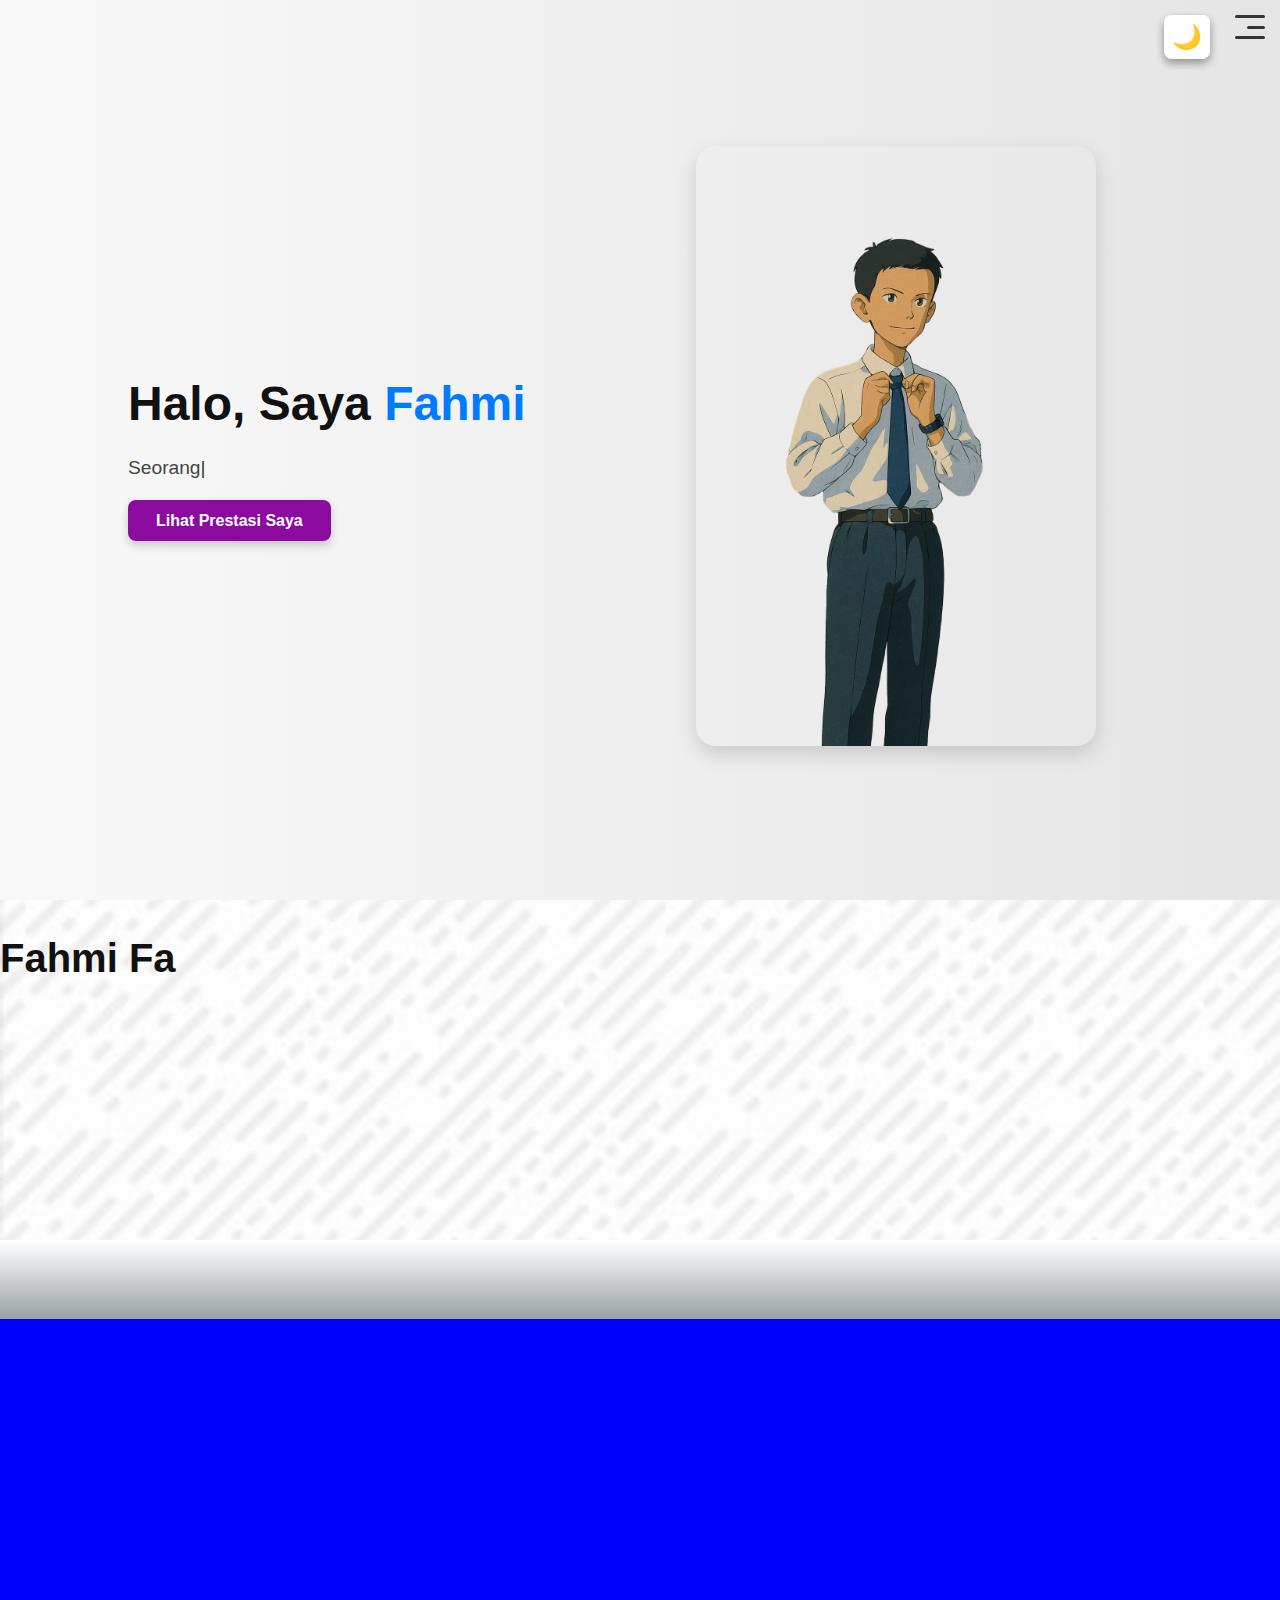
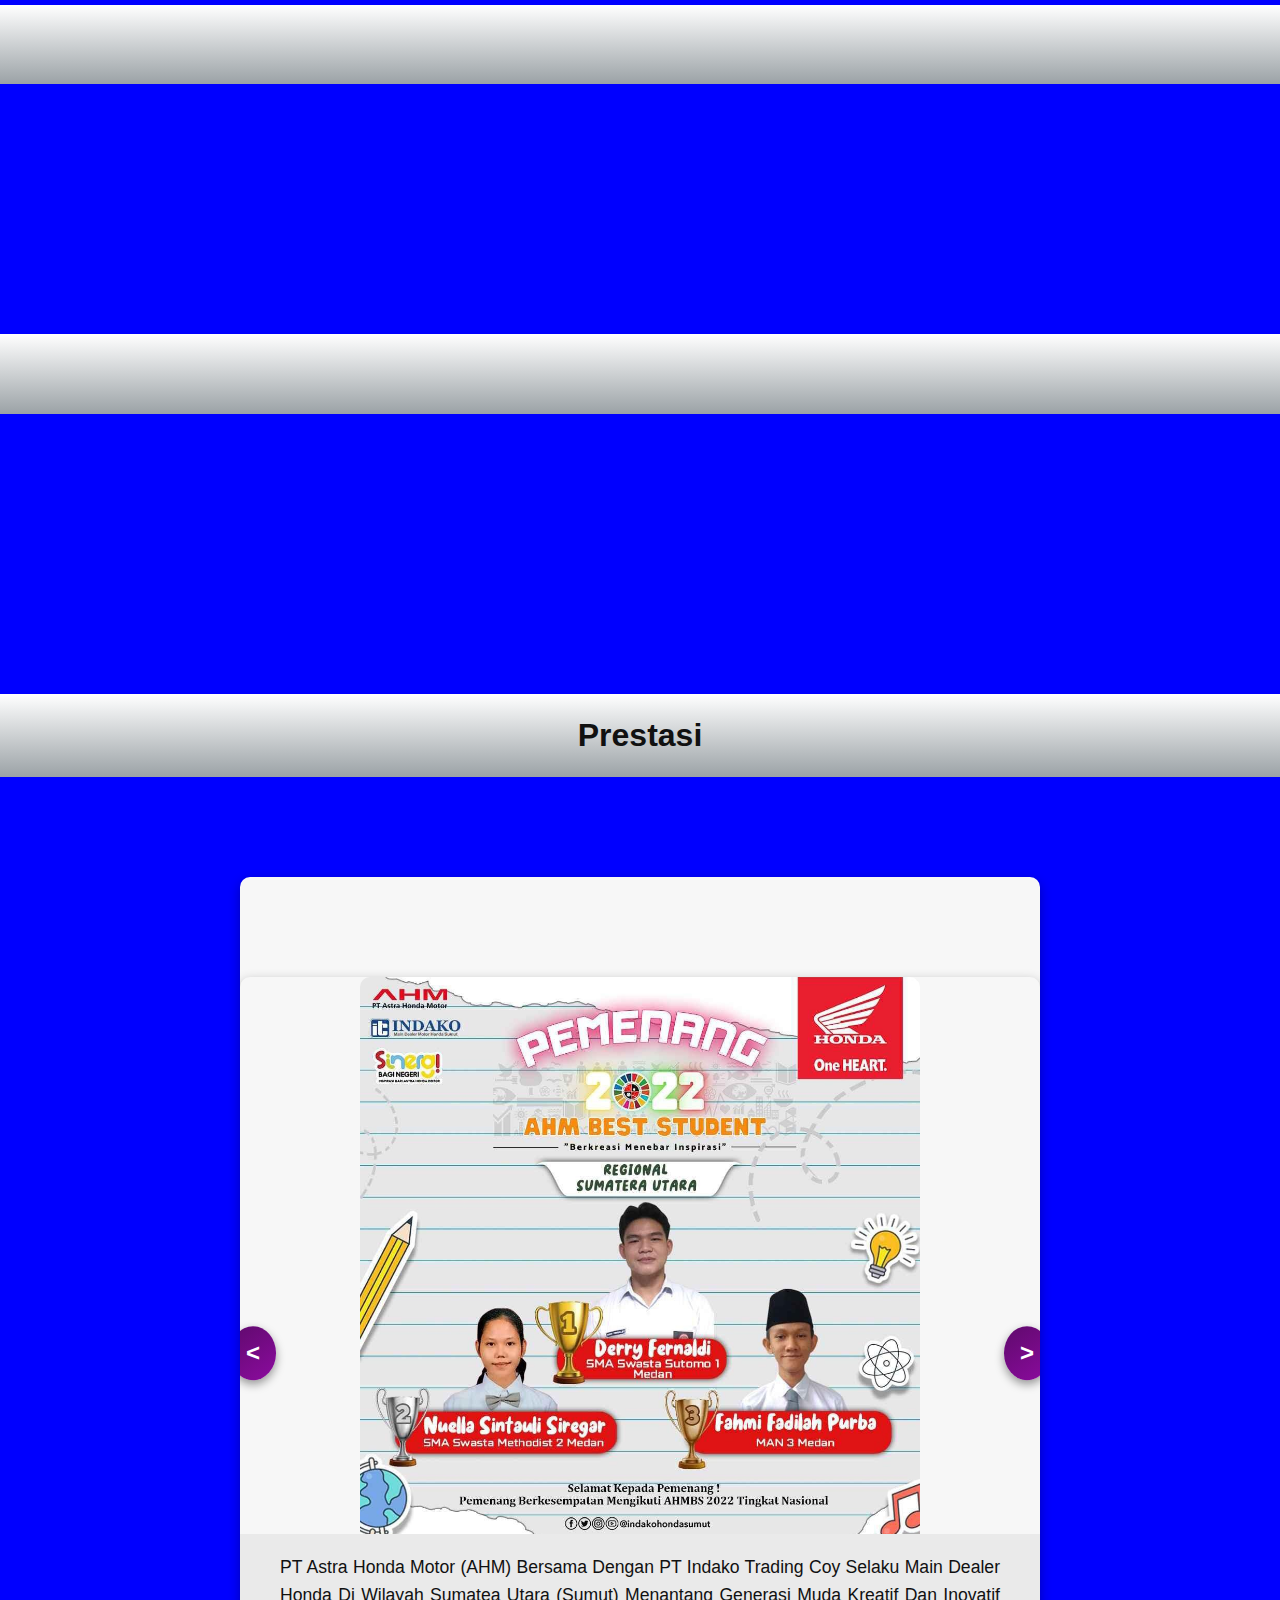
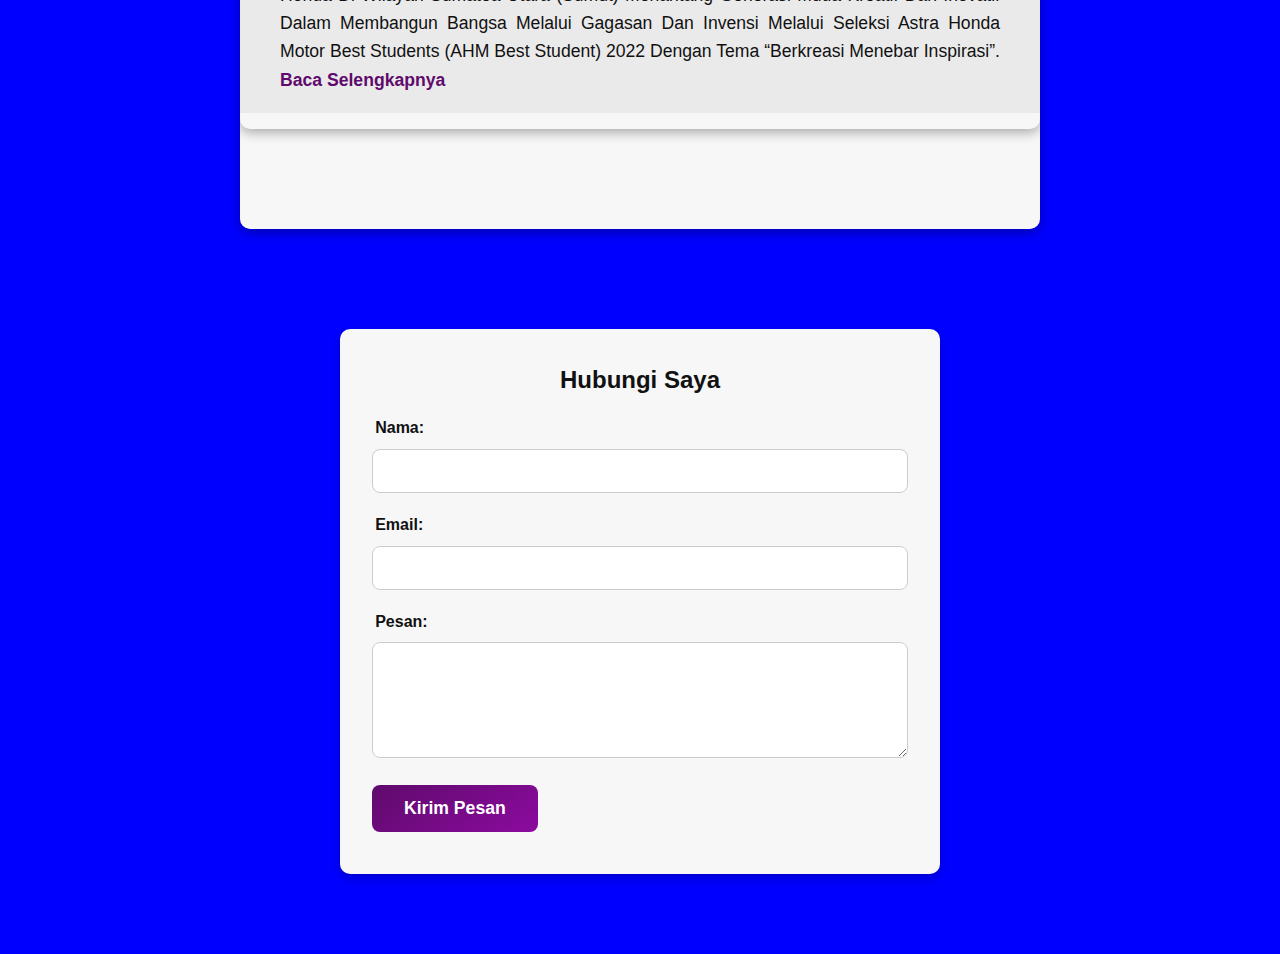
<file: index.html>
<!DOCTYPE html>
<html lang="en">
<head>
  <meta charset="UTF-8">
  <meta name="viewport" content="width=device-width, initial-scale=1.0">
  <title>Personal Branding</title>
  <link rel="stylesheet" href="style.css">
  <!-- AOS CSS -->
  <link href="https://unpkg.com/aos@2.3.1/dist/aos.css" rel="stylesheet">
</head>

<body>
  <div id="nav-container"></div>
  
  <section class="landing">
    <div class="landing-text">
      
      <h1 id="typed-text">Halo, Saya<span class="highlight"> Fahmi</span></h1>

     
      <p class="subtitle" id="typing-loop">Seorang Junior Engineer & Web Developer 🚀</p>
  

      <a href="#slideContainer" class="cta-btn">Lihat Prestasi Saya</a>
    </div>
    <div class="landing-image">
      <img src="hero-fahmi.webp" alt="Foto Fahmi" />
    </div>
  </section>
  
  <br>
  <h2 class="nama" id="typing"></h2>
  <button id="themeToggle" class="theme-toggle">🌙</button>

  <!-- Perkenalan -->
  <div class="perkenalan-container" data-aos="fade-up">
    <p class="text">
      Hello, I am a junior engineer focused on development in the robotics field. My expertise lies in designing and implementing technical solutions for complex robotics systems. I have experience in using programming languages ​​specific to robotics, such as <b><i>Python</i></b> or <b><i>C++</i></b>, as well as a deep understanding of robotics frameworks such as ROS (Robot Operating System).
    </p>
    <img src="foto_fahmi.jpg" alt="Fahmi Fadilah Purba" class="foto-bulat">
  </div>

  <!-- Pendidikan -->
  <div class="full-bleed education-bg">
    <h2 class="section-header" data-aos="fade-up">Education</h2>
  </div>

  <div class="pendidikan" data-aos="fade-left">
    <img src="foto-pendidikan.jpg" alt="fasilitas UMSU" class="lab">
    <p class="text-pendidikan">I studied at the University of Muhammadiyah North Sumatra (UMSU), majoring in Information Technology. During my studies, I studied various important aspects of technology, from programming, computer networks, system security, to artificial intelligence and embedded systems. My main focus was on the development of Internet of Things (IoT) and robotics-based systems, where I actively participated in various practical projects and research that deepened my understanding of the application of technology in real life.

        The academic environment at UMSU gave me the opportunity to develop technical skills and critical thinking, as well as foster a collaborative spirit in solving various technological challenges. With the support of lecturers and adequate laboratory facilities, I was able to hone my skills in designing intelligent systems and innovating independently and in teams.</p>
  </div>

  <!-- Keahlian Web -->
  <div class="full-bleed expertise-bg">
    <h2 class="section-header1" data-aos="fade-up">Supporting Expertise</h2>
  </div>

  <div class="pendukung-container" data-aos="fade-right">
    <p class="keahlian">Currently, I am also expanding my expertise in web development. I started learning how to build websites, starting from the basics such as HTML, CSS, and JavaScript, to modern frameworks such as React. My goal is to develop interactive web interfaces that can be directly connected to robotics systems, such as sensor monitoring dashboards, web-based robot controls, and real-time IoT integration. By combining my expertise in robotics and web development, I want to create more holistic and integrated technology solutions.</p>
    <img src="komputer.jpg" alt="pemograman" class="coding">
  </div>

  <!-- Pengalaman -->
  <div class="full-bleed experience-bg">
    <h2 class="section-header" data-aos="fade-up">Experience</h2>
  </div>

  <div class="pertim" data-aos="fade-left">
    <img src="tim.jpg" alt="tim innovillage 2024" class="tim">
    <p class="pengalaman">My experience involves designing and developing hardware and software for robots, including sensor integration and motor control programming. In addition, I have skills in designing navigation algorithms and processing sensor data to improve robot performance.

        In team collaboration, I ensure smooth development by using version control tools such as Git and actively participating in team projects through GitHub. With a combination of technical skills in robotics and collaborative abilities, I am ready to make significant contributions to robotics development projects.</p>
  </div>

  <!-- Prestasi -->
  <div id="prestasi-container"></div>

  <!-- Form Kontak -->
  <div class="contact-form">
    <h2>Hubungi Saya</h2>
    <form id="contactForm">
      <label for="name">Nama:</label>
      <input type="text" id="name" name="name" required>

      <label for="email">Email:</label>
      <input type="email" id="email" name="email" required>

      <label for="message">Pesan:</label>
      <textarea id="message" name="message" rows="5" required></textarea>

      <button type="submit">Kirim Pesan</button>
    </form>

    <div id="formMessage" style="margin-top: 10px; font-weight: bold;"></div>
  </div>

  <!-- Script -->
  <script src="https://unpkg.com/aos@2.3.1/dist/aos.js"></script>
  <script src="script.js"></script>
  <script src="nav.js"></script>

</body>
</html>
</file>
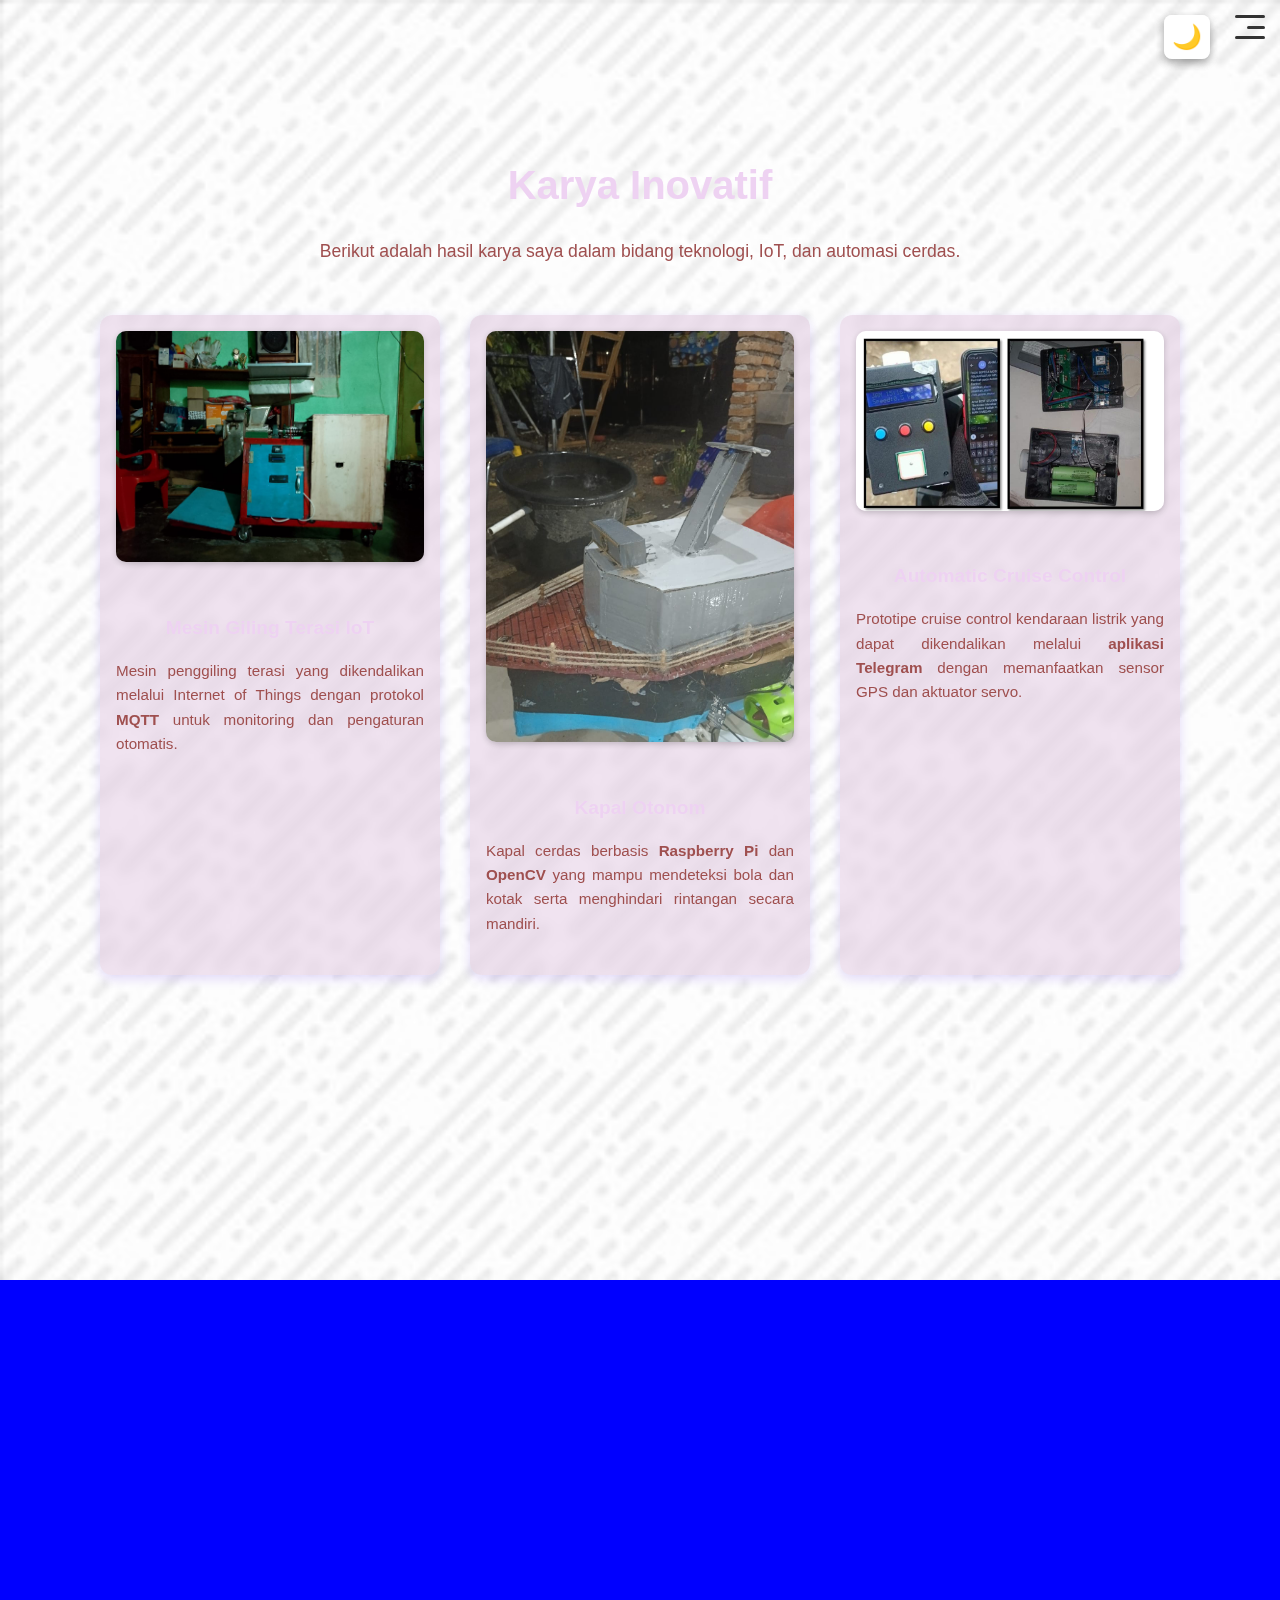
<file: karya.html>
<!DOCTYPE html>
<html lang="id">
<head>
  <meta charset="UTF-8" />
  <meta name="viewport" content="width=device-width, initial-scale=1.0"/>
  <title>Pengalaman Saya</title>
  <link rel="stylesheet" href="karya.css" />
  <link href="https://unpkg.com/aos@2.3.1/dist/aos.css" rel="stylesheet"/>
</head>
<body>
    <div id="nav-container"></div>
  <button id="themeToggle" class="theme-toggle">🌙</button>

  <section class="karya-section">
    <h2 class="section-title" data-aos="fade-up">Karya Inovatif</h2>
    <p class="section-desc" data-aos="fade-up">
      Berikut adalah hasil karya saya dalam bidang teknologi, IoT, dan automasi cerdas.
    </p>

    <div class="karya-grid">

      <!-- Karya 1 -->
      <div class="karya-card" data-aos="zoom-in">
        <img src="terasi.jpg" alt="Mesin Terasi IoT" class="karya-img">
        <div class="karya-content">
          <h3>Mesin Giling Terasi IoT</h3>
          <p>Mesin penggiling terasi yang dikendalikan melalui Internet of Things dengan protokol <strong>MQTT</strong> untuk monitoring dan pengaturan otomatis.</p>
        </div>
      </div>

      <!-- Karya 2 -->
      <div class="karya-card" data-aos="zoom-in">
        <img src="kapal.jpg" alt="Kapal Otonom" class="karya-img">
        <div class="karya-content">
          <h3>Kapal Otonom</h3>
          <p>Kapal cerdas berbasis <strong>Raspberry Pi</strong> dan <strong>OpenCV</strong> yang mampu mendeteksi bola dan kotak serta menghindari rintangan secara mandiri.</p>
        </div>
      </div>

      <!-- Karya 3 -->
      <div class="karya-card" data-aos="zoom-in">
        <img src="cruise.jpg" alt="Cruise Control Telegram" class="karya-img">
        <div class="karya-content">
          <h3>Automatic Cruise Control</h3>
          <p>Prototipe cruise control kendaraan listrik yang dapat dikendalikan melalui <strong>aplikasi Telegram</strong> dengan memanfaatkan sensor GPS dan aktuator servo.</p>
        </div>
      </div>

      <!-- Karya 4 -->
      <div class="karya-card" data-aos="zoom-in">
        <img src="opencv.jpg" alt="Kamera OpenCV" class="karya-img">
        <div class="karya-content">
          <h3>Deteksi Kamera OpenCV</h3>
          <p>Sistem deteksi objek seperti bola dan kotak dengan <strong>OpenCV</strong> di Raspberry Pi yang diintegrasikan untuk pengendali arah pada robot.</p>
        </div>
      </div>

    </div>
  </section>

  <script src="https://unpkg.com/aos@2.3.1/dist/aos.js"></script>
  
  <script src="script.js"></script>
  <script src="nav.js"></script>
</body>
</html>
</file>
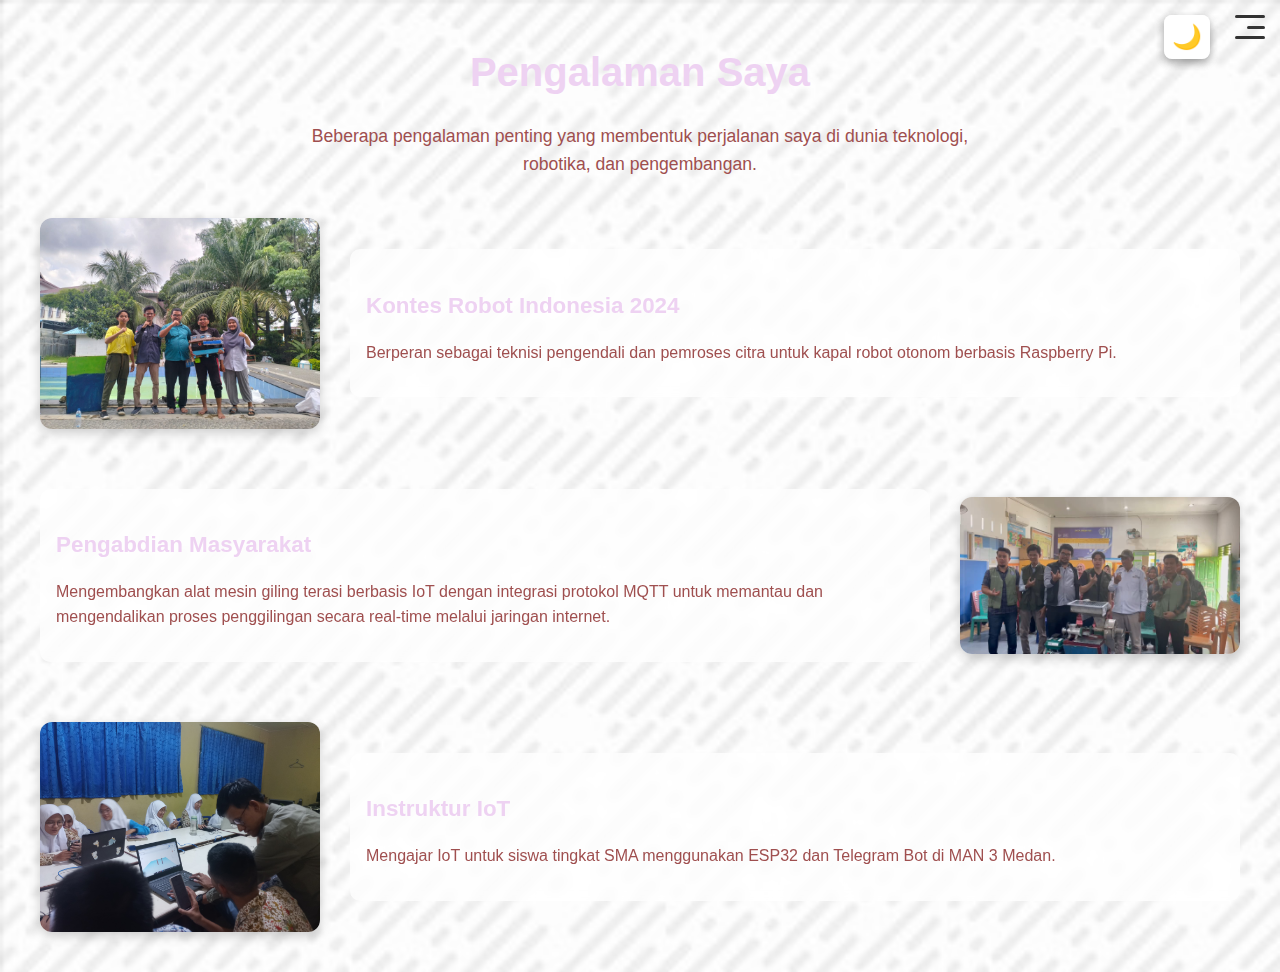
<file: pengalaman.html>
<!DOCTYPE html>
<html lang="id">
<head>
  <meta charset="UTF-8" />
  <meta name="viewport" content="width=device-width, initial-scale=1.0"/>
  <title>Pengalaman Saya</title>
  <link rel="stylesheet" href="pengalaman.css" />
  <link href="https://unpkg.com/aos@2.3.1/dist/aos.css" rel="stylesheet"/>
</head>
<body>
    <div id="nav-container"></div>
  <button id="themeToggle" class="theme-toggle">🌙</button>

  <section class="pengalaman-section">
    <h2 class="judul">Pengalaman Saya</h2>
    <p class="deskripsi">Beberapa pengalaman penting yang membentuk perjalanan saya di dunia teknologi, robotika, dan pengembangan.</p>

    <div class="timeline-container">

      <div class="timeline-item left" data-aos="fade-right">
        <img src="pengalaman1.jpg" alt="KRI 2024" />
        <div class="text">
          <h3>Kontes Robot Indonesia 2024</h3>
          <p>Berperan sebagai teknisi pengendali dan pemroses citra untuk kapal robot otonom berbasis Raspberry Pi.</p>
        </div>
      </div>

      <div class="timeline-item right" data-aos="fade-left">
        <img src="pengalaman2.jpg" alt="Lab Robotika" />
        <div class="text">
          <h3>Pengabdian Masyarakat</h3>
          <p>Mengembangkan alat mesin giling terasi berbasis IoT dengan integrasi protokol MQTT untuk memantau dan mengendalikan proses penggilingan secara real-time melalui jaringan internet.
 </p>
        </div>
        
      </div>

      <div class="timeline-item left" data-aos="fade-right">
        <img src="pengalaman3.jpg" alt="Workshop IoT" />
        <div class="text">
          <h3>Instruktur IoT</h3>
          <p>Mengajar IoT untuk siswa tingkat SMA menggunakan ESP32 dan Telegram Bot di MAN 3 Medan.</p>
        </div>
      </div>

    </div>
  </section>

  <script src="https://unpkg.com/aos@2.3.1/dist/aos.js"></script>
  
  <script src="script.js"></script>
  <script src="nav.js"></script>
</body>
</html>
</file>
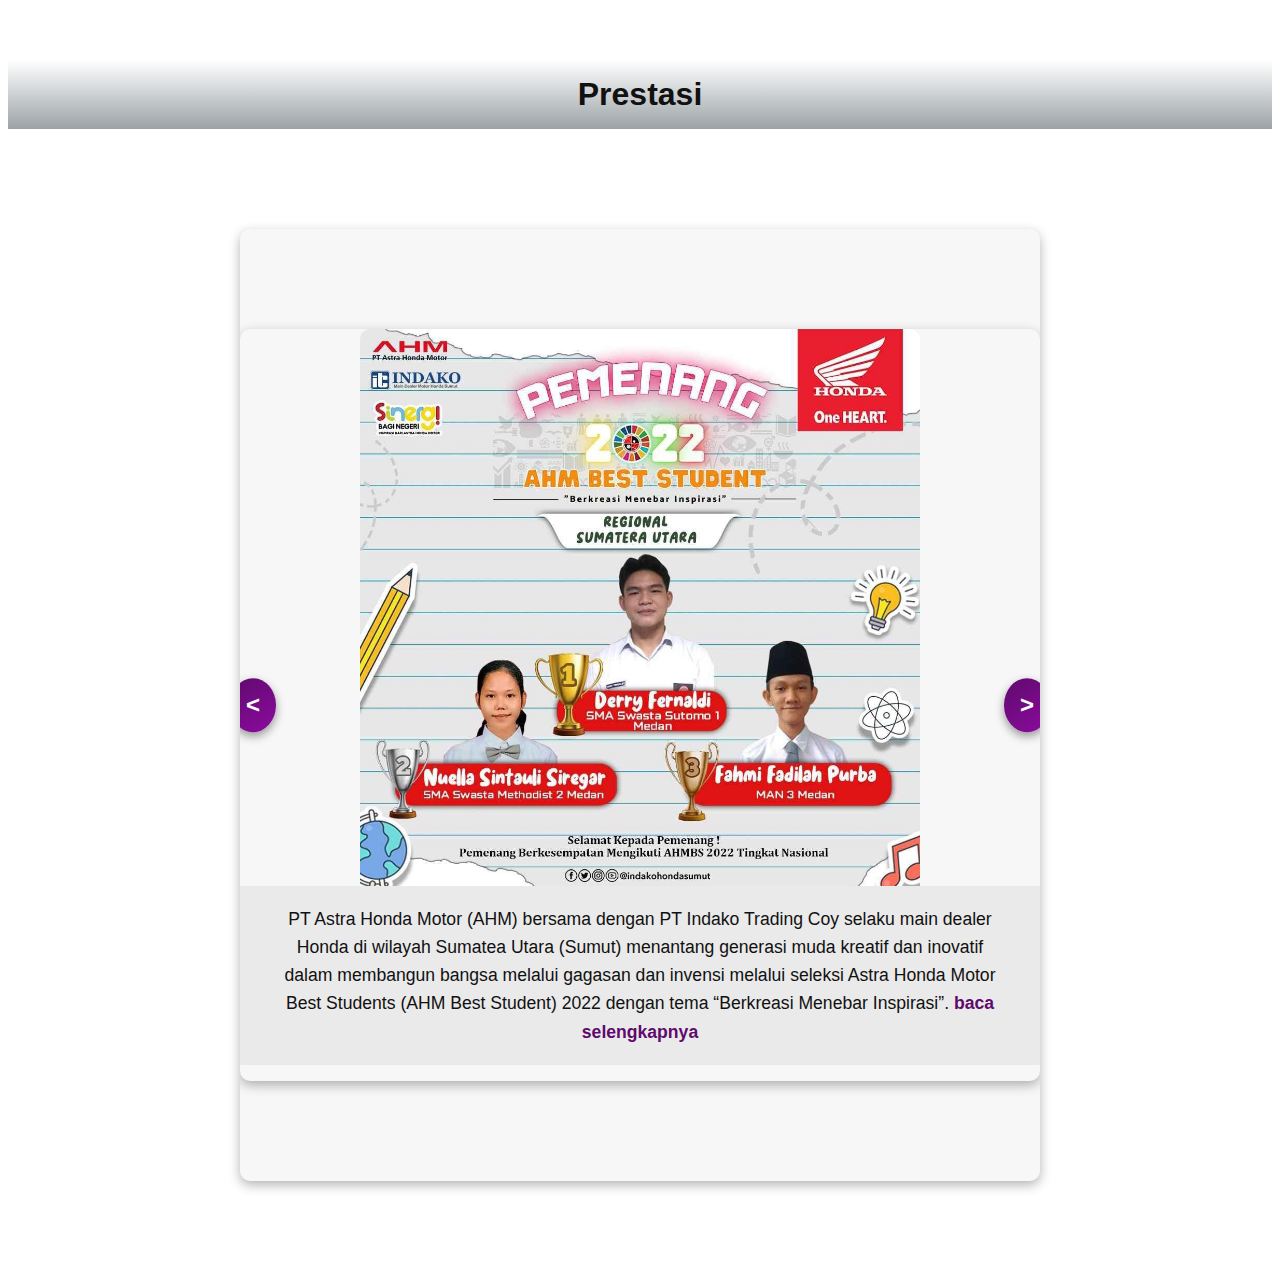
<file: prestasi.html>
<!DOCTYPE html>
<html lang="en">
  <head>
    <meta charset="UTF-8" />
    <meta name="viewport" content="width=device-width, initial-scale=1.0" />
    <meta http-equiv="X-UA-Compatible" content="ie=edge" />
    <link rel="stylesheet" href="prestasi.css">
    <title>Image Slider</title>
  </head>
  <body>

    <div class="prestasi-bg">
      <h2 class="prestasi">Prestasi</h2>
      <div id="slideContainer">
        
    <div id="slideContainer">
      <button id='prev' class="sliderBtn">&lt;
          <button id="next" class="sliderBtn">&gt;</button>
      </button>


      <div class="slide show">
      <img src="ahmbs.jpg" alt="ahmbs" />
      <p>PT Astra Honda Motor (AHM) bersama dengan PT Indako Trading Coy selaku main dealer Honda di wilayah Sumatea Utara (Sumut) menantang generasi muda kreatif dan inovatif dalam membangun bangsa melalui gagasan dan invensi melalui seleksi Astra Honda Motor Best Students (AHM Best Student) 2022 dengan tema “Berkreasi Menebar Inspirasi”. <a href="https://indako.id/ahm-best-student-regional-sumut-2022-lahirkan-generasi-kaya-inovasi/">baca selengkapnya</a></p>
    </div>
    <div class="slide">
      <img src="jogja.jpg" alt="jogja" />
      <p>Tɪɢᴀ Sɪsᴡᴀ MAN 3 Mᴇᴅᴀɴ Lᴏʟᴏs Kᴇᴊᴜᴀʀᴀᴀɴ Rᴏʙᴏᴛɪᴄ Tɪɴɢᴋᴀᴛ Nᴀsɪᴏɴᴀʟ ᴅɪ UGM Yᴏɢʏᴀᴋᴀʀᴛᴀ
        Medan (Humas). Tiga Siswa Madrasah Aliyah Negeri (MAN) 3 Medan berhasil lolos pada kompetisi Science Project Teach Enthusiast Day 2022 yang diadakan di Universitas Gadjah Mada, Yogyakarta. <a href="https://web.facebook.com/story.php?story_fbid=494451355940650&id=100061273682533&_rdc=1&_rdr#">baca selengkapnya</a></p>
    </div>
    <div class="slide">
      <img src="unpab.png" alt="unpab" />
      <p>Selamat Kepada Fahmi Fadila Purba , Muhammad Humam, Aura Muhshi Sam Siregar dan Cindy Aulia Siregar yang berhasil meraih Juara 1 pada ajang perlombaan UNPAB CAREER EXPO & EDUFAIR 2023 (UCARE 2023) cabang lomba inovasi Produk yang diselenggarakan oleh Unit Prestasi. <a href="https://www.instagram.com/p/CnWXcElrDXX/?utm_source=ig_web_copy_link"> baca selengkapnya</a></p>
    </div>
    <div class="slide">
      <img src="bali.png" alt="slide4" />
      <p>Raihan prestasi ini tentunya menjadi sebuah pencapaian luar biasa bagi FIKTI UMSU. Wakil Dekan 1 FIKTI UMSU, Halim Maulana, S.T., M. Kom, yang juga menjadi pendamping mahasiswa dalam kompetisi tersebut, menyampaikan kebanggaannya atas prestasi yang telah diraih oleh Fahmi Fadila Purba. <a href="https://fikti.umsu.ac.id/mahasiswa-fikti-umsu-raih-medali-perunggu-bidang-teknologi-faperta-fair-4-universitas-dhayana-pura-bali/"> baca selengkapnya</a></p>
    </div>
    <div class="slide">
      <img src="kri1.png" alt="slide5" />
      <p>Himpunan Mahasiswa Sistem Informasi mengucapkan Selamat dan Sukses kepada Mahasiswa/i Fakultas Ilmu Komputer dan Teknologi Informasi (FIKTI) UMSU yang berhasil lolos seleksi proposal pada ajang Kontes Kapal Indonesia (KKI). <a href="https://www.instagram.com/p/C-Z_h8kyvX0/?utm_source=ig_web_copy_link">baca selengkapnya</a></p>
    </div>
    <div class="slide">
      <img src="kri.png" alt="slide6" />
      <p>Tim robot mahasiswa Fakultas Ilmu Komputer dan Teknologi Informasi (FIKTI) UMSU berhasil lolos seleksi tingkat Wilayah, pada ajang Kontes Robot Indonesia. <a href="https://www.instagram.com/p/C7jUb1bPPFW/?utm_source=ig_web_copy_link"> kontes robot indonesia</a></p>
    </div>
    <div class="slide">
      <img src="innovillage.png" alt="slide6" />
      <p>nnovillage adalah kompetisi sociopreneurship yang mengajak mahasiswa dari seluruh Indonesia untuk berinovasi dalam menciptakan solusi terhadap berbagai permasalahan sosial. Pada tahun ini, sebanyak 719 proposal diterima dari 2.815 mahasiswa yang berasal dari 136 perguruan tinggi di Indonesia12. Kompetisi ini bertujuan untuk mendukung pencapaian Sustainable Development Goals (SDGs). <a href="https://fikti.umsu.ac.id/3-tim-mahasiswa-fikti-umsu-lolos-pendanaan-top-165-innovillage-2024/">baca selengkapnya</a></p>
    </div>
  
    </div>
    <script src='prestasi.js'></script>
  </body>
</html>
</file>
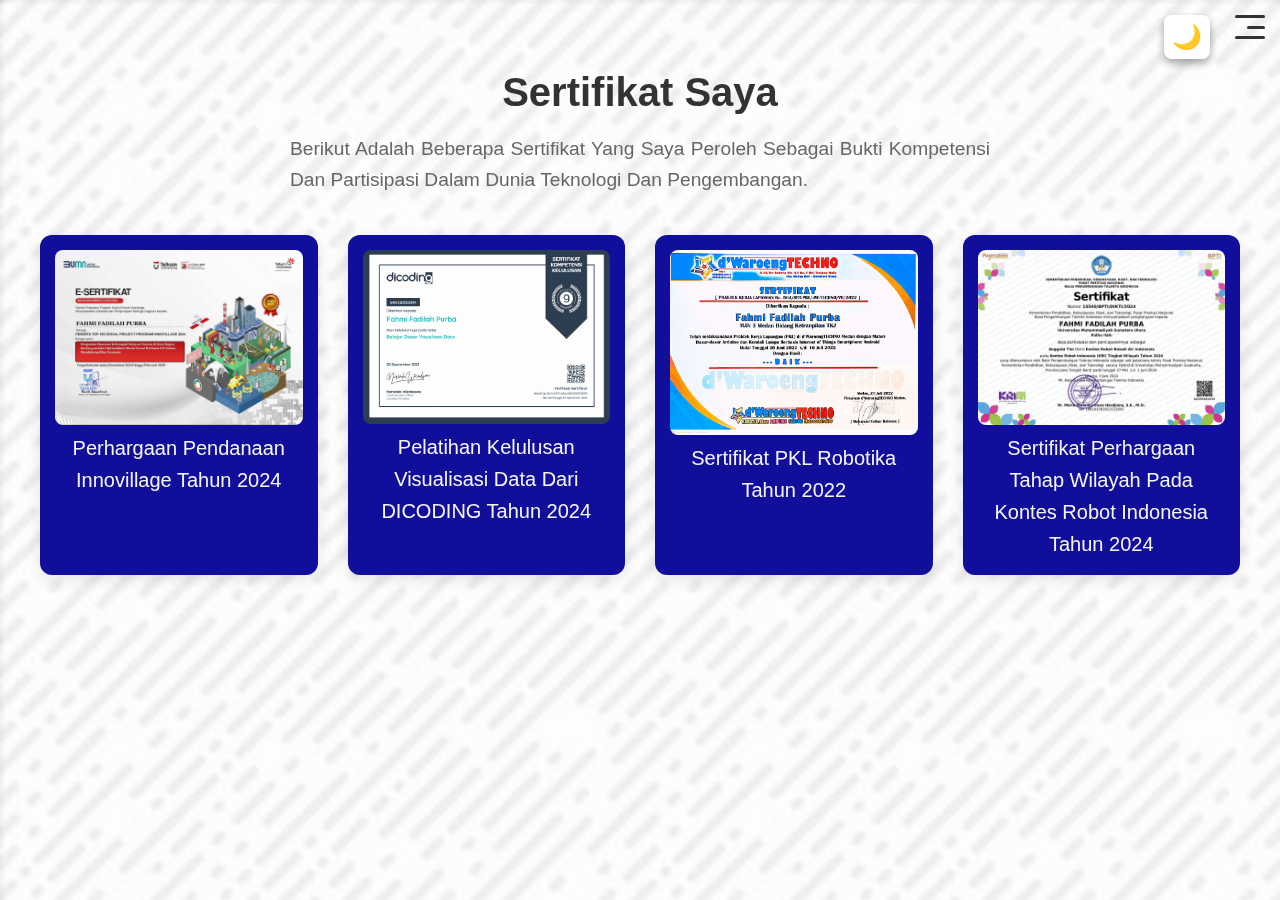
<file: sertifikat.html>
<!DOCTYPE html>
<html lang="en">
<head>
  <meta charset="UTF-8">
  <meta name="viewport" content="width=device-width, initial-scale=1.0">
  <title>Personal Branding</title>
  <link rel="stylesheet" href="style.css">
  <link rel="stylesheet" href="sertifikat.css">
  <!-- AOS CSS -->
  <link href="https://unpkg.com/aos@2.3.1/dist/aos.css" rel="stylesheet">
</head>

<body>
  <div id="nav-container"></div>
    <button id="themeToggle" class="theme-toggle">🌙</button>
  
   <section class="sertifikat-section">
    <h2 class="section-title" data-aos="fade-up">Sertifikat Saya</h2>
    <p class="sertifikat-deskripsi" data-aos="fade-up">
      Berikut adalah beberapa sertifikat yang saya peroleh sebagai bukti kompetensi dan partisipasi dalam dunia teknologi dan pengembangan.
    </p>

    <div class="sertifikat-grid" data-aos="fade-up">
      <div class="sertifikat-item">
        <img src="sertifikat1.jpg" alt="Sertifikat 1">
        <p class="sertifikat-caption caption">Perhargaan Pendanaan Innovillage Tahun 2024</p>
      </div>
      <div class="sertifikat-item">
        <img src="sertifikat2.jpg" alt="Sertifikat 2">
        <p class="sertifikat-caption caption">Pelatihan Kelulusan Visualisasi Data Dari DICODING Tahun 2024</p>
      </div>
      <div class="sertifikat-item">
        <img src="sertifikat3.jpg" alt="Sertifikat 3">
        <p class="sertifikat-caption caption">Sertifikat PKL Robotika Tahun 2022</p>
      </div>
      <div class="sertifikat-item">
        <img src="sertifikat4.jpg" alt="Sertifikat 4">
        <p class="sertifikat-caption caption">Sertifikat Perhargaan Tahap Wilayah Pada Kontes Robot Indonesia Tahun 2024 </p>
      </div>
    </div>
  </section>

  <!-- Script -->
  <script src="https://unpkg.com/aos@2.3.1/dist/aos.js"></script>
  <script src="script.js"></script>
  <script src="nav.js"></script>
  <!-- <script src="sertifikat.js"></script> -->
</body>
</html>
</file>
<file: karya.css>
:root {
  --bg-light: #f4f4f4;
  --text-light: #111;
  --bg-dark: #e17070;
  --text-dark: #eee;
  --accent: #eed2f2;
}
/* Mencegah scroll horizontal */
body {
  overflow-x: hidden;
  margin: 0;
}

/* Box-sizing global (untuk padding/border agar tidak bikin elemen melebar) */
html {
  box-sizing: border-box;
}

*, *::before, *::after {
  box-sizing: inherit;
}

body {
  font-family: Arial, sans-serif;
  margin: 40px;
  line-height: 1.6;
  background-color: blue;
  background-image: url("backround.jpg");
  background-size: cover;
  background-repeat: no-repeat;
  background-attachment: fixed;
  color: #9f4f4f;
  transition: background-color 0.3s, color 0.3s;
}

/* === Dark Mode Styles === */
body.dark-mode {
  background-color: #973838;
  color: #f1f1f1;
  background-image: url("dark.png");
}

.dark-mode p,
.dark-mode h2,
.dark-mode .nama {
  color: #f1f1f1;
}

.theme-toggle {
  position: fixed;
  top: 15px;
  right: 15px;
  background: white;
  border: none;
  padding: 0.6rem;
  border-radius: 50%;
  font-size: 1.5rem;
  cursor: pointer;
  z-index: 999;
  box-shadow: 0 2px 6px rgba(125, 23, 23, 0.2);
}
body.dark-mode .theme-toggle {
  background: #ff0000;
  color: white;
}

/* === Section === */
.karya-section {
  padding: 80px 5%;
  text-align: center;
}

.section-title {
  font-size: 2.5rem;
  color: var(--accent);
  margin-bottom: 20px;
}

.section-desc {
  margin-bottom: 50px;
  font-size: 1.1rem;
  color: inherit;
  max-width: 700px;
  margin-left: auto;
  margin-right: auto;
}

/* === Grid Layout === */
.karya-grid {
  display: grid;
  grid-template-columns: repeat(auto-fit, minmax(280px, 1fr));
  gap: 30px;
  justify-items: center;
}

.karya-card {
  background: rgba(128, 0, 128, 0.1); /* ungu muda transparan */
  padding: 1rem;
  border-radius: 12px;
  max-width: 350px;
  box-shadow: 0 4px 12px rgba(64, 16, 221, 0.15);
  transition: transform 0.3s ease, box-shadow 0.3s ease;
  backdrop-filter: blur(6px);
}

body.dark-mode .karya-card {
  background-color: #100e9a; /* ungu tua transparan untuk dark mode */
  border: 1px solid rgba(255, 255, 255, 0.1);
}

.karya-img {
  width: 100%;
  border-radius: 10px;
  margin-bottom: 1rem;
  object-fit: cover;
  box-shadow: 0 2px 6px rgba(0,0,0,0.2);
}

.karya-content {
  padding: 0.5rem 0;
}

.karya-content h3 {
  color: var(--accent);
  margin-bottom: 10px;
  font-size: 1.2rem;
}

.karya-content p {
  font-size: 0.95rem;
  color: inherit;
  text-align: justify;
  line-height: 1.6;
}
</file>
<file: pengalaman.css>
:root {
  --bg-light: #f4f4f4;
  --text-light: #111;
  --bg-dark: #1c1c1c;
  --text-dark: #eee;
  --accent: #eed2f2;
}
/* Mencegah scroll horizontal */
body {
  overflow-x: hidden;
  margin: 0;
}

/* Box-sizing global (untuk padding/border agar tidak bikin elemen melebar) */
html {
  box-sizing: border-box;
}

*, *::before, *::after {
  box-sizing: inherit;
}

body {
  font-family: Arial, sans-serif;
  margin: 40px;
  line-height: 1.6;
  background-color: blue;
  background-image: url("backround.jpg");
  background-size: cover;
  background-repeat: no-repeat;
  background-attachment: fixed;
  color: #9f4f4f;
  transition: background-color 0.3s, color 0.3s;
}

/* === Dark Mode Styles === */
body.dark-mode {
  background-color: #973838;
  color: #f1f1f1;
  background-image: url("dark.png");
}

.dark-mode p,
.dark-mode h2,
.dark-mode .nama {
  color: #f1f1f1;
}

.theme-toggle {
  position: fixed;
  top: 15px;
  right: 15px;
  background: white;
  border: none;
  padding: 0.6rem;
  border-radius: 50%;
  font-size: 1.5rem;
  cursor: pointer;
  z-index: 999;
  box-shadow: 0 2px 6px rgba(125, 23, 23, 0.2);
}
body.dark-mode .theme-toggle {
  background: #333;
  color: white;
}

.judul {
  text-align: center;
  font-size: 2.5rem;
  color: var(--accent);
  margin-bottom: 10px;
}

.deskripsi {
  text-align: center;
  font-size: 1.1rem;
  margin-bottom: 40px;
  max-width: 700px;
  margin-left: auto;
  margin-right: auto;
}

.timeline-container {
  display: flex;
  flex-direction: column;
  gap: 60px;
}

.timeline-item {
  display: flex;
  align-items: center;
  gap: 30px;
  flex-wrap: wrap;
}

.timeline-item img {
  width: 280px;
  height: auto;
  border-radius: 12px;
  box-shadow: 0 4px 12px rgba(0, 0, 0, 0.2);
}

/* Teks pengalaman */
.timeline-item .text {
  flex: 1;
  min-width: 250px;
  padding: 1rem;
  border-radius: 10px;
  background-color: rgba(255, 255, 255, 0.7); /* Light mode */
  backdrop-filter: blur(4px);
  transition: background-color 0.3s ease;
}

body.dark-mode .timeline-item .text {
  background-color: #100e9a; /* Dark mode */
}

.timeline-item h3 {
  color: var(--accent);
  font-size: 1.4rem;
  margin-bottom: 10px;
}

.timeline-item p {
  line-height: 1.6;
}

/* Zigzag */
.timeline-item.right {
  flex-direction: row-reverse;
}

/* Responsif */
@media screen and (max-width: 768px) {
  .timeline-item {
    flex-direction: column !important;
    text-align: center;
  }

  .timeline-item img {
    width: 100%;
    max-width: 400px;
  }

  .timeline-item .text {
    padding-top: 10px;
  }
}
</file>
<file: prestasi.css>
/* ====== VARIABEL TEMA ====== */
:root {
  --container-bg: #f7f7f7;
  --text-bg: rgba(0, 0, 0, 0.05);
  --text-color: #111;
  --read-more-color: #5f0a6c;
  --title-bg: linear-gradient(to bottom, #ffffff, #9ba2a6);
}

body.dark-mode {
  --container-bg: #300532;
  --text-bg: rgba(255, 255, 255, 0.08);
  --text-color: #fff;
  --read-more-color: #fdb3ff;
  --title-bg: linear-gradient(to bottom, #240324, #57115d);
}

/* ====== JUDUL ====== */
h2.prestasi {
  background: var(--title-bg);
  color: var(--text-color);
  font-family: 'Nunito', sans-serif;
  text-align: center;
  padding: 1rem;
  font-size: 2rem;
  margin-top: 60px;
  transition: background-color 0.4s ease, color 0.4s ease;
}

/* ====== KONTENER SLIDE ====== */
#slideContainer {
  max-width: 800px;
  margin: 100px auto;
  position: relative;
  background-color: var(--container-bg);
  border-radius: 10px;
  box-shadow: 0 4px 12px rgba(0, 0, 0, 0.3);
  overflow: hidden;
  transition: background-color 0.4s ease;
  min-height: 450px;
}

/* ====== SLIDE ====== */
.slide {
  display: none;
  text-align: center;
  color: var(--text-color);
  padding-bottom: 1rem;
}

.slide.show {
  display: block;
  animation: fadein 0.8s ease-in-out forwards;
}

@keyframes fadein {
  from { opacity: 0; }
  to { opacity: 1; }
}

.slide img {
  max-width: 70%;
  height: auto;
  border-radius: 10px 10px 0 0;
  display: block;
  margin: 0 auto;
  transition: transform 0.4s ease, box-shadow 0.3s ease; /* Tambahan efek transisi */
}

.slide img:hover {
  transform: scale(1.05); /* Membesarkan gambar 5% */
  box-shadow: 0 10px 20px rgba(0, 0, 0, 0.3); /* Opsional: bayangan saat hover */
}


.slide p {
  padding: 1.2rem 2.5rem; /* Tambah padding kiri-kanan agar teks tidak ketabrak tombol */
  background-color: var(--text-bg);
  font-family: 'Nunito', sans-serif;
  font-size: 1.1rem;
  margin: 0;
  line-height: 1.6;
  transition: background-color 0.4s ease, color 0.4s ease;
}

/* ====== LINK DALAM TEKS ====== */
.slide p a {
  color: var(--read-more-color);
  font-weight: bold;
  text-decoration: none;
  transition: color 0.3s ease;
}

.slide p a:hover {
  text-decoration: underline;
}

/* ====== TOMBOL SLIDER ====== */
.sliderBtn {
  position: absolute;
  top: 50%;
  transform: translateY(-50%);
  background: linear-gradient(145deg, #5f0a6c, #8c0b9f);
  border: none;
  color: white;
  padding: 0.8rem 1rem;
  z-index: 10;
  font-family: 'Nunito', sans-serif;
  font-weight: 700;
  font-size: 1.5rem;
  cursor: pointer;
  border-radius: 50%;
  box-shadow: 0 4px 10px rgba(0, 0, 0, 0.4);
  transition: all 0.3s ease-in-out;
}

/* Tombol saat hover */
.sliderBtn:hover {
  transform: translateY(-50%) scale(1.1);
  background: linear-gradient(145deg, #8c0b9f, #5f0a6c);
}

/* Tombol kiri dan kanan */
#prev { left: -10px; }
#next { right: -10px; }

/* ====== RESPONSIVE ====== */
@media screen and (max-width: 722px) {
  #slideContainer {
    width: 95%;
    min-height: 400px;
  }

  .sliderBtn {
    padding: 0.5rem 0.7rem;
    font-size: 1.2rem;
  }

  .slide p {
    font-size: 1rem;
    padding: 0.8rem 2.2rem;
  }
}

/* ====== OPSIONAL: TOMBOL MUNCUL SAAT HOVER SLIDE SAJA ====== */
/*
.sliderBtn {
  opacity: 0;
  pointer-events: none;
}
#slideContainer:hover .sliderBtn {
  opacity: 1;
  pointer-events: auto;
}
*/
</file>
<file: sertifikat.css>
.sertifikat-section {
  padding: 60px 20px;
  text-align: center;
}

.section-title {
  font-size: 2.5em;
  margin-bottom: 10px;
  color: #333;
}

.sertifikat-deskripsi {
  font-size: 1.2em;
  color: #666;
  max-width: 700px;
  margin: 0 auto 40px;
}

.sertifikat-grid {
  display: grid;
  grid-template-columns: repeat(auto-fit, minmax(250px, 1fr));
  gap: 30px;
  justify-content: center;
  padding: 0 20px;
}

.sertifikat-item {
  background-color: #100e9a;
  border-radius: 12px;
  padding: 15px;
  box-shadow: 0 4px 15px rgba(0, 0, 0, 0.1);
  transition: transform 0.3s ease;
}

.sertifikat-item:hover {
  transform: scale(1.05);
}

.sertifikat-item img {
  width: 100%;
  border-radius: 8px;
}

.sertifikat-caption, .caption {
  text-align: center; /* Ratakan teks ke tengah */
  display: block;     /* Pastikan blok agar center bekerja */
  margin-left: auto;  /* Tengah otomatis */
  margin-right: auto; /* Tengah otomatis */
}

.caption {
  filter: none !important;
  opacity: 1 !important;
  transition: none ;
  color: #f5f5f5;
}
.caption.aos-animate {
  filter: none !important;
  opacity: 1 !important;
}
/* Efek blur hanya saat mode gelap aktif */
body.dark-mode .sertifikat-caption {
  filter: blur(1px);
  opacity: 0.7;
  transition: all 0.3s ease;
}

/* Saat hover, kembalikan jadi jelas */
body.dark-mode .sertifikat-caption:hover {
  filter: none;
  opacity: 1;
}
/* Efek hanya saat mode gelap */
body.dark-mode .sertifikat-caption {
  filter: blur(1px);
  opacity: 0.7;
  color: #fbfbfb; /* Tetap pakai warna terang seperti tema terang */
  transition: all 0.3s ease;
}

/* Saat hover, kembalikan seperti semula */
body.dark-mode .sertifikat-caption:hover {
  filter: none;
  opacity: 1;
  color: #333; /* Pastikan tetap terang saat hover juga */
}
</file>
<file: style.css>
:root {
  --text-color: #111;
  --container-bg: #fff;
}

body.dark-mode {
  --text-color: #f1f1f1;
  --container-bg: #1e1e1e;
}

/* RESET */
* {
  box-sizing: border-box;
  margin: 0;
  padding: 0;
}
html, body {
  width: 100%;
  max-width: 100vw;
  overflow-x: hidden;
  scroll-behavior: smooth;
}

/* BASE */
body {
  font-family: Arial, sans-serif;
  line-height: 1.6;
  background-color: blue;
  background-image: url("backround.jpg");
  background-size: cover;
  background-repeat: no-repeat;
  background-attachment: fixed;
  color: var(--text-color);
  transition: background-color 0.3s, color 0.3s;
}

/* DARK MODE */
body.dark-mode {
  background-color: #121212;
  background-image: url("dark.png");
}
.dark-mode p,
.dark-mode h2,
.dark-mode .nama {
  color: var(--text-color);
}

/* THEME TOGGLE */
.theme-toggle {
  position: fixed;
  top: 15px;
  right: 20px;
  z-index: 997;
  background: white;
  border-radius: 50%;
  box-shadow: 0 2px 6px rgba(0, 0, 0, 0.15);
  padding: 10px;
  cursor: pointer;
}
body.dark-mode .theme-toggle {
  background: #111;
  color: white;
}

/* LANDING */
.landing {
  display: flex;
  flex-wrap: wrap;
  align-items: center;
  justify-content: space-between;
  padding: 100px 10%;
  min-height: 100vh;
  background: linear-gradient(to right, #f9f9f9, #e5e5e5);
  transition: background-color 0.5s ease;
}
body.dark-mode .landing {
  background: linear-gradient(to right, #2c0030, #47004e);
}
.landing-text {
  flex: 1;
  animation: fadeInLeft 1.2s ease-in-out forwards;
}
.landing-text h1 {
  font-size: 3rem;
  font-family: 'Nunito', sans-serif;
  margin-bottom: 10px;
  color: var(--text-color);
}
.highlight {
  color: #007BFF;
  font-weight: bold;
}
.subtitle {
  font-size: 1.2rem;
  color: #444;
  margin-bottom: 25px;
  font-family: 'Nunito', sans-serif;
}
body.dark-mode .subtitle {
  color: #ddd;
}
.cta-btn {
  background-color: #8c0b9f;
  color: white;
  padding: 12px 28px;
  border-radius: 8px;
  font-size: 1rem;
  font-weight: bold;
  text-decoration: none;
  box-shadow: 0 4px 10px rgba(0,0,0,0.2);
  transition: all 0.3s ease;
}
.cta-btn:hover {
  background-color: #5f0a6c;
  transform: translateY(-2px);
}
.landing-image {
  flex: 1;
  text-align: center;
  animation: fadeInRight 1.2s ease-in-out forwards;
}
.landing-image img {
  width: 100%;
  max-width: 400px;
  border-radius: 20px;
  box-shadow: 0 8px 20px rgba(0,0,0,0.15);
}

/* ANIMATIONS */
@keyframes fadeInLeft {
  from { opacity: 0; transform: translateX(-50px); }
  to { opacity: 1; transform: translateX(0); }
}
@keyframes fadeInRight {
  from { opacity: 0; transform: translateX(50px); }
  to { opacity: 1; transform: translateX(0); }
}
@keyframes fadeInUp {
  from { opacity: 0; transform: translateY(40px); }
  to { opacity: 1; transform: translateY(0); }
}
#typing-loop::after {
  content: "|";
  animation: blink 0.7s infinite;
  color: #333;
}
@keyframes blink {
  0%, 100% { opacity: 1; }
  50% { opacity: 0; }
}

/* CONTAINER */
.perkenalan-container,
.pendidikan,
.pendukung-container,
.pertim {
  display: flex;
  align-items: center;
  justify-content: space-between;
  gap: 20px;
  flex-wrap: wrap;
  margin-bottom: 30px;
  text-align: justify;
}
.foto-bulat,
.tim,
.lab,
.coding {
  width: clamp(150px, 30%, 220px);
  aspect-ratio: 1 / 1;
  border-radius: 50%;
  object-fit: cover;
  object-position: center top;
  transition: all 0.3s ease;
  animation: fadeInUp 1s ease forwards;
}
.text,
.text-pendidikan,
.keahlian,
.pengalaman,
p {
  flex: 1;
  font-size: clamp(14px, 2vw, 20px);
  text-transform: capitalize;
  text-align: justify;
  animation: fadeInUp 1s ease forwards;
  transition: color 0.3s;
}
.nama {
  font-size: clamp(24px, 5vw, 40px);
  font-weight: bold;
  animation: fadeInUp 1s ease forwards;
}

/* SECTION HEADERS */
.section-header,
.section-header1 {
  margin-bottom: 1px;
  transition: all 0.3s ease;
  font-weight: bold;
}
.section-header { text-align: left; }
.section-header1 { text-align: right; }
.full-bleed {
  position: relative;
  left: 50%;
  right: 50%;
  margin-left: -50vw;
  margin-right: -50vw;
  width: 100vw;
  padding: 20px;
  box-sizing: border-box;
}

/* LIGHT MODE BG */
body:not(.dark-mode) .education-bg,
body:not(.dark-mode) .expertise-bg,
body:not(.dark-mode) .experience-bg {
  background: linear-gradient(to bottom, #ffffff, #9ba2a6);
  color: black;
}
/* DARK MODE BG */
body.dark-mode .education-bg {
  background: linear-gradient(to bottom, #1e3c72, #2a5298);
}
body.dark-mode .expertise-bg {
  background: linear-gradient(to bottom, #8e44ad, #c0392b);
}
body.dark-mode .experience-bg {
  background: linear-gradient(to bottom, #134e5e, #71b280);
}

/* FORM */
.contact-form {
  max-width: 600px;
  width: 90%;
  margin: 80px auto;
  padding: 2rem;
  background-color: var(--container-bg);
  border-radius: 10px;
  box-shadow: 0 4px 12px rgba(0, 0, 0, 0.2);
  font-family: 'Nunito', sans-serif;
}
.contact-form h2 {
  text-align: center;
  margin-bottom: 1rem;
  color: var(--text-color);
}
.contact-form label {
  display: block;
  margin: 0 0 0.5rem 0.2rem;
  font-weight: bold;
  color: var(--text-color);
}
.contact-form input,
.contact-form textarea {
  width: 100%;
  padding: 0.75rem 1rem;
  margin-bottom: 1.2rem;
  border: 1px solid #ccc;
  border-radius: 8px;
  font-family: inherit;
  font-size: 1rem;
  background-color: white;
  color: #111;
  transition: all 0.3s ease;
  box-sizing: border-box;
}
body.dark-mode .contact-form input,
body.dark-mode .contact-form textarea {
  background-color: #1e1e1e;
  color: white;
  border: 1px solid #444;
}
form input:focus, form textarea:focus {
  border: 2px solid #5f0a6c;
  box-shadow: 0 0 8px rgba(95, 10, 108, 0.4);
  outline: none;
}
.contact-form button {
  background: linear-gradient(145deg, #5f0a6c, #8c0b9f);
  color: white;
  padding: 0.8rem 2rem;
  font-size: 1.1rem;
  font-weight: 700;
  border: none;
  border-radius: 8px;
  cursor: pointer;
  font-family: 'Nunito', sans-serif;
  transition: transform 0.3s ease, background 0.3s ease;
}
.contact-form button:hover {
  background: linear-gradient(145deg, #8c0b9f, #5f0a6c);
  transform: scale(1.05);
}

/* FOOTER */
.footer {
  padding: 30px;
  background-color: #f8f8f8;
  text-align: center;
  color: #444;
  margin-top: 50px;
}
body.dark-mode .footer {
  background-color: #5f0a6c ;
  color: #ddd;
}
.sosmed {
  margin-top: 20px;
}
.sosmed-icon {
  display: inline-block;
  margin: 0 10px;
  transition: transform 0.3s ease;
}
.sosmed-icon img {
  width: 30px;
  height: 30px;
  filter: brightness(0.6);
}
.sosmed-icon:hover {
  transform: scale(1.2);
}
body.dark-mode .sosmed-icon img {
  filter: brightness(1.5);
}

/* RESPONSIVE MEDIA QUERIES */
@media screen and (max-width: 768px) {
  .landing {
    flex-direction: column;
    padding: 60px 5%;
    text-align: center;
  }
  .landing-text h1 {
    font-size: 2.2rem;
    margin-top: 40px;
  }
  .cta-btn {
    font-size: 0.9rem;
    padding: 10px 20px;
  }
  .theme-toggle {
    font-size: 1.2rem;
    padding: 8px;
    top: 10px;
    right: 15px;
  }
  .landing-image img {
    max-width: 300px;
  }

  .perkenalan-container,
  .pendidikan,
  .pendukung-container,
  .pertim {
    flex-direction: column;
    align-items: center;
    text-align: center;
  }

  .perkenalan-container .foto-bulat,
  .pendidikan .lab,
  .pendukung-container .coding,
  .pertim .tim {
    order: 2;
  }

  .perkenalan-container .text,
  .pendidikan .text-pendidikan,
  .pendukung-container .keahlian,
  .pertim .pengalaman {
    order: 1;
  }

  .contact-form {
    width: 90%;
    padding: 1.5rem;
  }

  .contact-form button {
    width: 100%;
  }
}
</file>
